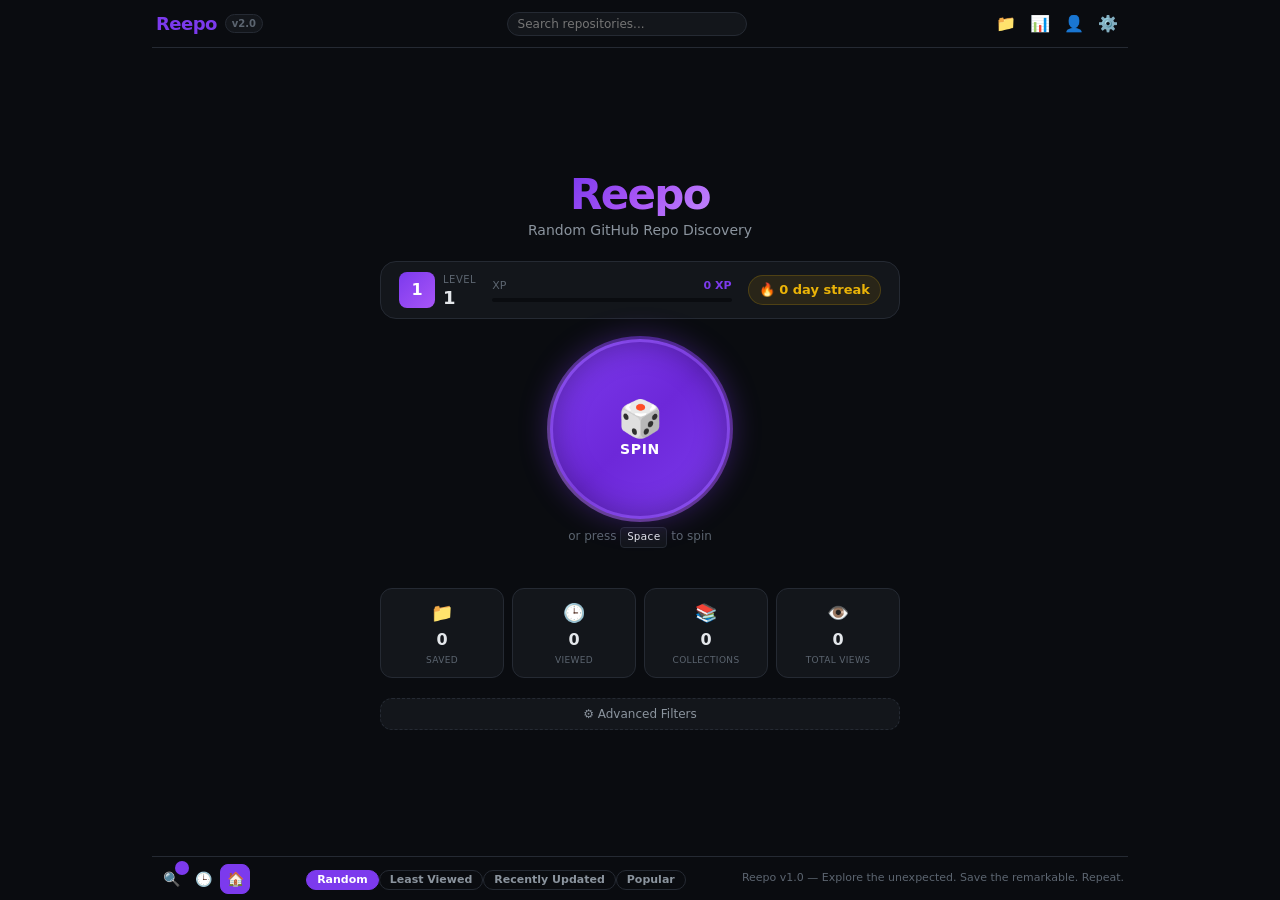
<file: index.html>
<!DOCTYPE html>
<html lang="en">
<head>
  <meta charset="UTF-8">
  <meta name="viewport" content="width=device-width, initial-scale=1.0">
  <title>Reepo - Random GitHub Repo Discovery</title>
  <meta name="description" content="Discover random GitHub repositories in a fun, gamified way. Spin, explore, collect.">
  <meta name="theme-color" content="#7c3aed">
  <link rel="manifest" href="manifest.json">
  <link rel="icon" href="assets/icons/icon.svg">
  <link rel="apple-touch-icon" href="assets/icons/icon.svg">
  <link rel="stylesheet" href="style.css">
</head>
<body>
  <div class="app-container">
    <!-- Top Bar -->
    <header class="app-header">
      <div class="header-left">
        <h1 class="app-logo">Reepo</h1>
        <span class="header-badge">v2.0</span>
      </div>
      <div class="header-center">
        <div id="search-container"></div>
      </div>
      <nav class="app-nav">
        <button class="nav-btn" id="collections-btn" title="Collections"><span>📁</span></button>
        <button class="nav-btn" id="dashboard-btn" title="Stats"><span>📊</span></button>
        <button class="nav-btn" id="profile-btn" title="Profile"><span>👤</span></button>
        <button class="nav-btn" id="settings-btn" title="Settings"><span>⚙️</span></button>
      </nav>
    </header>

    <!-- Main Game Area -->
    <div class="app-body">
      <main id="main-content" class="main-content"></main>
    </div>

    <!-- Bottom Notification Area -->
    <div id="notification-container" class="notification-container"></div>
    
    <!-- Bottom Footer Bar -->
    <footer class="app-footer">
      <div class="footer-left">
        <button class="footer-btn" id="filter-toggle-btn" title="Filters">🔍 <span id="filter-active-count" class="badge"></span></button>
        <button class="footer-btn" id="history-toggle-btn" title="History">🕒</button>
        <button class="footer-btn" id="home-btn" title="Home">🏠</button>
      </div>
      <div class="footer-center">
        <div id="discovery-mode-container" class="discovery-mode-bar"></div>
      </div>
      <div class="footer-right">
        <p class="footer-text" id="footer-text"></p>
      </div>
    </footer>
  </div>

  <!-- Modals -->
  <div id="profile-modal" class="modal" style="display:none;">
    <div class="modal-content">
      <span class="close-modal" id="close-profile-modal">&times;</span>
      <div id="profile-content"></div>
    </div>
  </div>
  <div id="settings-modal" class="modal" style="display:none;">
    <div class="modal-content settings-modal-content">
      <span class="close-modal" id="close-settings-modal">&times;</span>
      <div id="settings-content"></div>
    </div>
  </div>

  <script>
    if ('serviceWorker' in navigator) {
      navigator.serviceWorker.getRegistrations().then(registrations => {
        registrations.forEach(r => r.unregister());
      }).catch(() => {});
    }
  </script>
  <script type="module" src="js/app.js?v=20260722"></script>
</body>
</html>
</file>
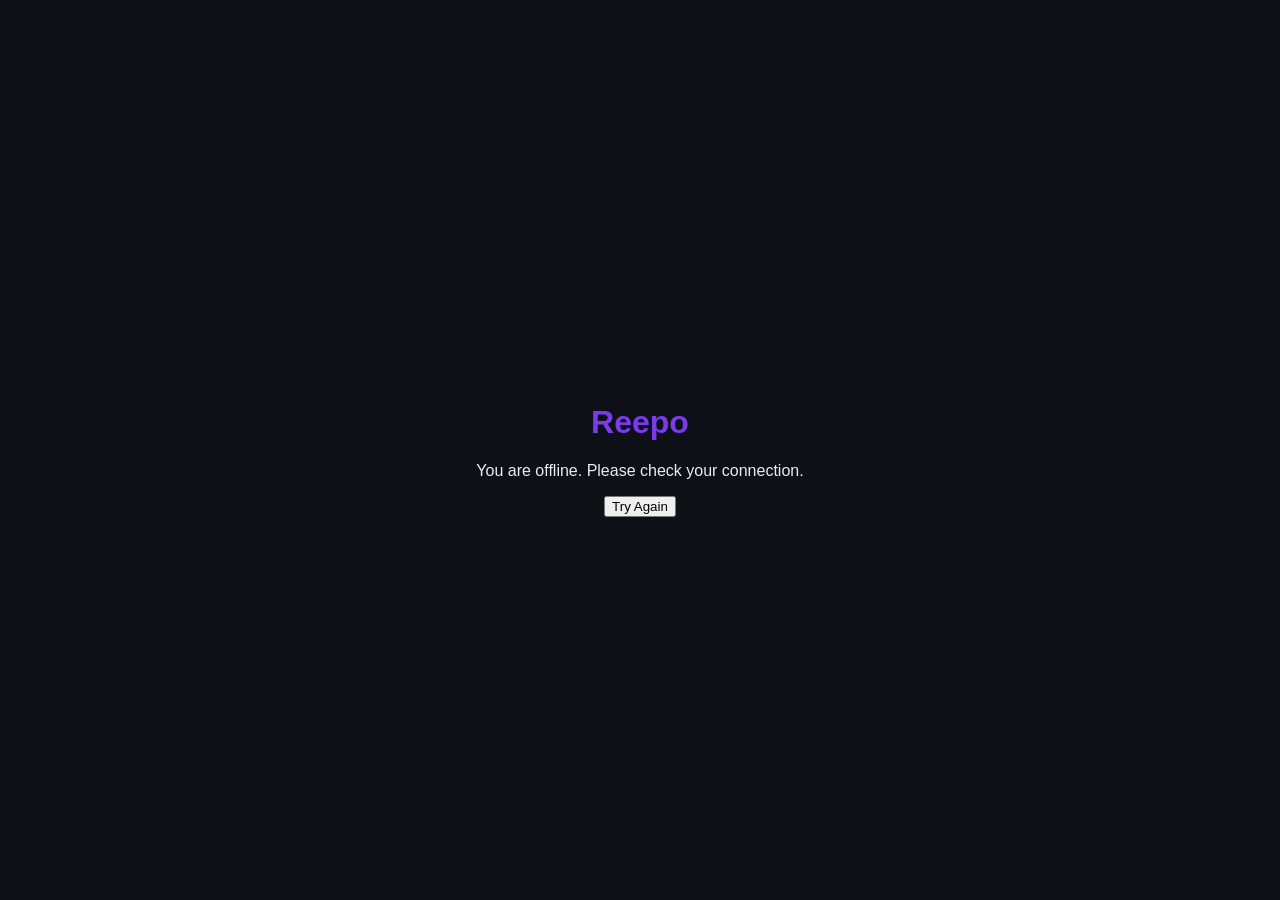
<file: offline.html>
<!DOCTYPE html>
<html lang="en">
<head>
  <meta charset="UTF-8">
  <meta name="viewport" content="width=device-width, initial-scale=1.0">
  <title>Reepo - Offline</title>
  <style>
    body { font-family: sans-serif; background: #0d1117; color: #e6edf3; display: flex; justify-content: center; align-items: center; height: 100vh; margin: 0; }
    .container { text-align: center; }
    h1 { font-size: 2rem; color: #7c3aed; }
    p { margin: 1rem 0; }
  </style>
</head>
<body>
  <div class="container">
    <h1>Reepo</h1>
    <p>You are offline. Please check your connection.</p>
    <button onclick="location.reload()">Try Again</button>
  </div>
</body>
</html>
</file>
<file: style.css>
/* ===== Design Tokens ===== */
:root {
  --color-bg: #0a0c10;
  --color-surface: #13161b;
  --color-surface-hover: #1a1f26;
  --color-border: #252a33;
  --color-text: #e4e7eb;
  --color-text-muted: #8b949e;
  --color-text-dim: #5c6570;
  --color-accent: #7c3aed;
  --color-accent-glow: rgba(124, 58, 237, 0.4);
  --color-accent-hover: #6d28d9;
  --color-success: #22c55e;
  --color-warning: #eab308;
  --color-error: #ef4444;
  --color-info: #3b82f6;
  --color-gold: #f59e0b;
  --color-silver: #9ca3af;
  --color-bronze: #d97706;

  --font: 'Inter', -apple-system, BlinkMacSystemFont, 'Segoe UI', system-ui, sans-serif;
  --font-mono: 'JetBrains Mono', 'SF Mono', 'Fira Code', monospace;

  --radius-sm: 8px;
  --radius-md: 12px;
  --radius-lg: 16px;
  --radius-xl: 24px;
  --radius-full: 9999px;

  --shadow-sm: 0 1px 2px rgba(0,0,0,0.3);
  --shadow-md: 0 4px 12px rgba(0,0,0,0.4);
  --shadow-lg: 0 8px 24px rgba(0,0,0,0.5);
  --shadow-glow: 0 0 20px var(--color-accent-glow);

  --header-h: 48px;
  --footer-h: 44px;
}

/* ===== Reset & Base ===== */
*, *::before, *::after { margin: 0; padding: 0; box-sizing: border-box; }

html {
  font-size: 16px;
  -webkit-font-smoothing: antialiased;
  scrollbar-width: thin;
  scrollbar-color: var(--color-border) transparent;
}

body {
  font-family: var(--font);
  font-size: 15px;
  line-height: 1.5;
  color: var(--color-text);
  background: var(--color-bg);
  min-height: 100vh;
  overflow: hidden;
}

/* ===== Scrollbar ===== */
::-webkit-scrollbar { width: 6px; }
::-webkit-scrollbar-track { background: transparent; }
::-webkit-scrollbar-thumb { background: var(--color-border); border-radius: 3px; }
::-webkit-scrollbar-thumb:hover { background: var(--color-text-dim); }

/* ===== App Container ===== */
.app-container {
  display: flex;
  flex-direction: column;
  height: 100vh;
  max-width: 1000px;
  margin: 0 auto;
  padding: 0 12px;
}

/* ===== Header ===== */
.app-header {
  display: flex;
  align-items: center;
  justify-content: space-between;
  height: var(--header-h);
  border-bottom: 1px solid var(--color-border);
  padding: 0 4px;
  flex-shrink: 0;
}

.header-left {
  display: flex;
  align-items: center;
  gap: 8px;
}

.app-logo {
  font-size: 18px;
  font-weight: 800;
  color: var(--color-accent);
  letter-spacing: -0.03em;
  cursor: pointer;
  -webkit-user-select: none;
  user-select: none;
}

.header-badge {
  font-size: 10px;
  font-weight: 600;
  color: var(--color-text-dim);
  background: var(--color-surface);
  border: 1px solid var(--color-border);
  padding: 1px 6px;
  border-radius: var(--radius-full);
}

.header-center {
  flex: 1;
  max-width: 240px;
  margin: 0 12px;
}

.header-center .search-bar {
  display: flex;
  align-items: center;
}
.header-center .search-input {
  width: 100%;
  padding: 4px 10px;
  background: var(--color-surface);
  border: 1px solid var(--color-border);
  border-radius: var(--radius-full);
  color: var(--color-text);
  font-size: 12px;
  font-family: var(--font);
  outline: none;
  transition: border-color 0.2s;
}
.header-center .search-input:focus {
  border-color: var(--color-accent);
}
.header-center .search-clear {
  background: none;
  border: none;
  color: var(--color-text-dim);
  cursor: pointer;
  margin-left: -24px;
  font-size: 12px;
  z-index: 1;
}

.app-nav {
  display: flex;
  gap: 2px;
}

.nav-btn {
  width: 32px;
  height: 32px;
  display: flex;
  align-items: center;
  justify-content: center;
  background: transparent;
  border: 1px solid transparent;
  border-radius: var(--radius-sm);
  cursor: pointer;
  font-size: 16px;
  transition: all 0.2s;
  color: var(--color-text-muted);
}
.nav-btn:hover {
  background: var(--color-surface-hover);
  border-color: var(--color-border);
  color: var(--color-text);
}
.nav-btn.active {
  background: var(--color-accent);
  border-color: var(--color-accent);
  color: white;
}

/* ===== Main Game Area ===== */
.app-body {
  flex: 1;
  display: flex;
  overflow: hidden;
  min-height: 0;
}

.main-content {
  flex: 1;
  display: flex;
  align-items: center;
  justify-content: center;
  overflow-y: auto;
  padding: 8px 0;
}

/* ===== Footer ===== */
.app-footer {
  display: flex;
  align-items: center;
  justify-content: space-between;
  height: var(--footer-h);
  border-top: 1px solid var(--color-border);
  padding: 0 4px;
  flex-shrink: 0;
  gap: 8px;
}

.footer-left {
  display: flex;
  gap: 2px;
  flex-shrink: 0;
}

.footer-btn {
  width: 30px;
  height: 30px;
  display: flex;
  align-items: center;
  justify-content: center;
  background: transparent;
  border: 1px solid transparent;
  border-radius: var(--radius-sm);
  cursor: pointer;
  font-size: 14px;
  transition: all 0.2s;
  position: relative;
}
.footer-btn:hover {
  background: var(--color-surface-hover);
  border-color: var(--color-border);
}
.footer-btn.active {
  background: var(--color-accent);
  border-color: var(--color-accent);
}

.footer-center {
  flex: 1;
  display: flex;
  justify-content: center;
  overflow: hidden;
}

.discovery-mode-bar {
  display: flex;
  gap: 2px;
}
.discovery-mode-bar .mode-btn {
  padding: 2px 10px;
  font-size: 11px;
  font-family: var(--font);
  background: transparent;
  border: 1px solid var(--color-border);
  color: var(--color-text-muted);
  border-radius: var(--radius-full);
  cursor: pointer;
  transition: all 0.2s;
  white-space: nowrap;
}
.discovery-mode-bar .mode-btn:hover {
  background: var(--color-surface-hover);
  color: var(--color-text);
}
.discovery-mode-bar .mode-btn.active {
  background: var(--color-accent);
  border-color: var(--color-accent);
  color: white;
}

.footer-right {
  flex-shrink: 0;
}
.footer-text {
  font-size: 11px;
  color: var(--color-text-dim);
  white-space: nowrap;
}

/* ===== Badge ===== */
.badge {
  display: inline-flex;
  align-items: center;
  justify-content: center;
  background: var(--color-accent);
  color: white;
  border-radius: 50%;
  width: 14px;
  height: 14px;
  font-size: 9px;
  font-weight: 700;
  position: absolute;
  top: -4px;
  right: -4px;
}

/* ===== HOME VIEW - Game Hub ===== */
.home-view {
  width: 100%;
  max-width: 520px;
  display: flex;
  flex-direction: column;
  align-items: center;
  gap: 20px;
  padding: 12px 0;
  animation: homeIn 0.5s ease;
}

@keyframes homeIn {
  from { opacity: 0; transform: translateY(20px) scale(0.98); }
  to { opacity: 1; transform: translateY(0) scale(1); }
}

/* Game Header */
.home-game-header {
  text-align: center;
  display: flex;
  flex-direction: column;
  align-items: center;
  gap: 4px;
}

.home-game-title {
  font-size: 42px;
  font-weight: 900;
  background: linear-gradient(135deg, var(--color-accent), #a855f7, #c084fc);
  -webkit-background-clip: text;
  -webkit-text-fill-color: transparent;
  background-clip: text;
  letter-spacing: -0.04em;
  line-height: 1;
}

.home-game-subtitle {
  font-size: 14px;
  color: var(--color-text-muted);
  font-weight: 500;
}

/* Player Stats Bar */
.home-player-bar {
  display: flex;
  align-items: center;
  gap: 16px;
  background: var(--color-surface);
  border: 1px solid var(--color-border);
  border-radius: var(--radius-lg);
  padding: 10px 18px;
  width: 100%;
}

.player-level {
  display: flex;
  align-items: center;
  gap: 8px;
}

.level-badge {
  width: 36px;
  height: 36px;
  background: linear-gradient(135deg, var(--color-accent), #a855f7);
  border-radius: var(--radius-sm);
  display: flex;
  align-items: center;
  justify-content: center;
  font-size: 16px;
  font-weight: 800;
  color: white;
}

.level-info {
  display: flex;
  flex-direction: column;
}
.level-label {
  font-size: 10px;
  color: var(--color-text-dim);
  text-transform: uppercase;
  letter-spacing: 0.05em;
}
.level-number {
  font-size: 18px;
  font-weight: 700;
  color: var(--color-text);
  line-height: 1.2;
}

.player-xp {
  flex: 1;
  display: flex;
  flex-direction: column;
  gap: 3px;
}
.xp-top {
  display: flex;
  justify-content: space-between;
  font-size: 11px;
}
.xp-label { color: var(--color-text-dim); }
.xp-value { color: var(--color-accent); font-weight: 600; }
.xp-bar {
  height: 4px;
  background: var(--color-bg);
  border-radius: var(--radius-full);
  overflow: hidden;
}
.xp-fill {
  height: 100%;
  background: linear-gradient(90deg, var(--color-accent), #a855f7);
  border-radius: var(--radius-full);
  transition: width 0.5s ease;
}

.player-streak {
  display: flex;
  align-items: center;
  gap: 4px;
  font-size: 13px;
  color: var(--color-warning);
  font-weight: 600;
  padding: 4px 10px;
  background: rgba(234, 179, 8, 0.1);
  border-radius: var(--radius-full);
  border: 1px solid rgba(234, 179, 8, 0.2);
}

/* SPIN Button - Main CTA */
.home-spin-area {
  position: relative;
  display: flex;
  flex-direction: column;
  align-items: center;
  gap: 8px;
}

.home-spin-btn {
  width: 180px;
  height: 180px;
  border-radius: 50%;
  background: linear-gradient(135deg, var(--color-accent), #6d28d9, var(--color-accent));
  border: 3px solid rgba(255,255,255,0.1);
  color: white;
  font-size: 18px;
  font-weight: 700;
  font-family: var(--font);
  cursor: pointer;
  display: flex;
  flex-direction: column;
  align-items: center;
  justify-content: center;
  gap: 4px;
  transition: all 0.3s ease;
  box-shadow: 0 0 30px var(--color-accent-glow), inset 0 0 30px rgba(0,0,0,0.3);
  position: relative;
  -webkit-user-select: none;
  user-select: none;
}

.home-spin-btn::before {
  content: '';
  position: absolute;
  inset: -6px;
  border-radius: 50%;
  background: conic-gradient(var(--color-accent), #a855f7, #c084fc, var(--color-accent));
  z-index: -1;
  opacity: 0.5;
  animation: spinRing 3s linear infinite;
}

@keyframes spinRing {
  to { transform: rotate(360deg); }
}

.home-spin-btn:hover {
  transform: scale(1.05);
  box-shadow: 0 0 50px var(--color-accent-glow), inset 0 0 30px rgba(0,0,0,0.3);
}

.home-spin-btn:active {
  transform: scale(0.97);
}

.spin-icon {
  font-size: 36px;
  line-height: 1;
}

.spin-label {
  font-size: 14px;
  letter-spacing: 0.05em;
}

.spin-hint {
  font-size: 12px;
  color: var(--color-text-dim);
}
.spin-hint kbd {
  display: inline-block;
  background: var(--color-surface);
  border: 1px solid var(--color-border);
  border-radius: 4px;
  padding: 1px 6px;
  font-family: var(--font-mono);
  font-size: 11px;
  color: var(--color-text);
}

/* Quick Stats Grid */
.home-stats-grid {
  display: grid;
  grid-template-columns: repeat(4, 1fr);
  gap: 8px;
  width: 100%;
}

.home-stat-item {
  background: var(--color-surface);
  border: 1px solid var(--color-border);
  border-radius: var(--radius-md);
  padding: 10px 6px;
  display: flex;
  flex-direction: column;
  align-items: center;
  gap: 2px;
  text-align: center;
}

.stat-item-icon {
  font-size: 18px;
}
.stat-item-value {
  font-size: 16px;
  font-weight: 700;
  color: var(--color-text);
}
.stat-item-label {
  font-size: 9px;
  color: var(--color-text-dim);
  text-transform: uppercase;
  letter-spacing: 0.04em;
}

/* Filters Toggle */
.home-filters-toggle {
  width: 100%;
  display: flex;
  align-items: center;
  justify-content: center;
  gap: 6px;
  padding: 8px;
  background: var(--color-surface);
  border: 1px dashed var(--color-border);
  border-radius: var(--radius-md);
  color: var(--color-text-muted);
  font-size: 12px;
  font-family: var(--font);
  cursor: pointer;
  transition: all 0.2s;
}
.home-filters-toggle:hover {
  border-color: var(--color-accent);
  color: var(--color-accent);
  background: rgba(124, 58, 237, 0.05);
}

.home-filters-body {
  display: none;
  width: 100%;
  background: var(--color-surface);
  border: 1px solid var(--color-border);
  border-radius: var(--radius-md);
  padding: 14px;
  flex-direction: column;
  gap: 10px;
}
.home-filters-body.open { display: flex; }

.home-filters-body .filter-row {
  display: grid;
  grid-template-columns: 1fr 1fr;
  gap: 8px;
}

.home-filters-body .filter-group {
  display: flex;
  flex-direction: column;
  gap: 3px;
}

.home-filters-body .filter-label {
  font-size: 11px;
  color: var(--color-text-dim);
}

.home-filters-body .filter-select,
.home-filters-body .filter-input {
  padding: 6px 8px;
  background: var(--color-bg);
  border: 1px solid var(--color-border);
  border-radius: var(--radius-sm);
  color: var(--color-text);
  font-size: 12px;
  font-family: var(--font);
  outline: none;
  transition: border-color 0.2s;
}
.home-filters-body .filter-select:focus,
.home-filters-body .filter-input:focus {
  border-color: var(--color-accent);
}

.home-filters-body .filter-toggles {
  display: flex;
  gap: 12px;
  flex-wrap: wrap;
}

.home-filters-body .filter-toggle {
  display: flex;
  align-items: center;
  gap: 6px;
  font-size: 12px;
  color: var(--color-text-muted);
  cursor: pointer;
}
.home-filters-body .filter-toggle input[type="checkbox"] {
  accent-color: var(--color-accent);
  width: 14px;
  height: 14px;
}

.home-filters-body .filter-actions {
  display: flex;
  gap: 8px;
  justify-content: center;
  margin-top: 4px;
}

/* ===== Buttons ===== */
.btn {
  display: inline-flex;
  align-items: center;
  justify-content: center;
  gap: 6px;
  padding: 8px 16px;
  border-radius: var(--radius-sm);
  font-size: 13px;
  font-weight: 600;
  font-family: var(--font);
  border: 1px solid transparent;
  cursor: pointer;
  transition: all 0.2s;
  text-decoration: none;
  line-height: 1.3;
}
.btn:focus-visible { outline: 2px solid var(--color-accent); outline-offset: 2px; }

.btn-primary {
  background: var(--color-accent);
  color: white;
  border-color: var(--color-accent);
}
.btn-primary:hover { background: var(--color-accent-hover); }

.btn-secondary {
  background: transparent;
  color: var(--color-text);
  border-color: var(--color-border);
}
.btn-secondary:hover { background: var(--color-surface-hover); }

.btn-ghost {
  background: transparent;
  color: var(--color-text-muted);
  border-color: transparent;
}
.btn-ghost:hover { color: var(--color-text); background: var(--color-surface-hover); }

.btn-small {
  padding: 4px 10px;
  font-size: 11px;
}

.btn-danger {
  color: var(--color-error);
  border-color: var(--color-error);
}
.btn-danger:hover { background: rgba(239, 68, 68, 0.1); }

/* ===== Repository Card ===== */
.repository-card {
  background: var(--color-surface);
  border: 1px solid var(--color-border);
  border-radius: var(--radius-lg);
  padding: 20px;
  width: 100%;
  max-width: 560px;
  box-shadow: var(--shadow-md);
  animation: cardIn 0.4s ease;
}

@keyframes cardIn {
  from { opacity: 0; transform: translateY(10px); }
  to { opacity: 1; transform: translateY(0); }
}

.repository-card.empty {
  text-align: center;
  padding: 40px 20px;
}

.card-header {
  display: flex;
  align-items: center;
  gap: 8px;
  margin-bottom: 10px;
  flex-wrap: wrap;
}

.repo-name {
  font-size: 18px;
  font-weight: 700;
  color: var(--color-accent);
}

.repo-owner {
  font-size: 12px;
  color: var(--color-text-muted);
  background: var(--color-bg);
  padding: 2px 8px;
  border-radius: var(--radius-sm);
}

.repo-description {
  color: var(--color-text-muted);
  margin-bottom: 12px;
  line-height: 1.5;
  font-size: 14px;
}

.repo-stats {
  display: flex;
  flex-wrap: wrap;
  gap: 6px;
  margin-bottom: 10px;
}

.stat {
  display: flex;
  align-items: center;
  gap: 4px;
  font-size: 12px;
  color: var(--color-text-muted);
  background: var(--color-bg);
  padding: 3px 8px;
  border-radius: var(--radius-sm);
}
.stat.language { color: var(--color-info); }
.stat.stars { color: var(--color-warning); }

.repo-topics {
  display: flex;
  flex-wrap: wrap;
  gap: 4px;
  margin-bottom: 10px;
}

.topic-tag {
  font-size: 11px;
  color: var(--color-info);
  background: rgba(59, 130, 246, 0.1);
  padding: 2px 8px;
  border-radius: var(--radius-full);
  border: 1px solid rgba(59, 130, 246, 0.2);
}

.status-indicators {
  display: flex;
  flex-wrap: wrap;
  gap: 4px;
  margin-bottom: 10px;
}

.status-badge {
  font-size: 11px;
  padding: 2px 8px;
  border-radius: var(--radius-sm);
  font-weight: 500;
}
.status-badge.archived { background: rgba(239,68,68,0.1); color: var(--color-error); border: 1px solid rgba(239,68,68,0.2); }
.status-badge.fork { background: rgba(139,148,158,0.1); color: var(--color-text-dim); border: 1px solid rgba(139,148,158,0.2); }
.status-badge.popular { background: rgba(234,179,8,0.1); color: var(--color-warning); border: 1px solid rgba(234,179,8,0.2); }
.status-badge.template { background: rgba(59,130,246,0.1); color: var(--color-info); border: 1px solid rgba(59,130,246,0.2); }
.status-badge.recent { background: rgba(34,197,94,0.1); color: var(--color-success); border: 1px solid rgba(34,197,94,0.2); }

.card-actions {
  display: flex;
  flex-wrap: wrap;
  gap: 4px;
}

/* ===== Panel Pages ===== */
.panel-page {
  width: 100%;
  max-width: 480px;
  margin: 0 auto;
  background: var(--color-surface);
  border: 1px solid var(--color-border);
  border-radius: var(--radius-lg);
  padding: 16px;
  max-height: calc(100vh - var(--header-h) - var(--footer-h) - 24px);
  overflow-y: auto;
}

.panel-page .panel-header {
  display: flex;
  justify-content: space-between;
  align-items: center;
  margin-bottom: 12px;
  padding-bottom: 10px;
  border-bottom: 1px solid var(--color-border);
}
.panel-page .panel-header h2 {
  font-size: 16px;
  font-weight: 700;
}
.panel-page .panel-close {
  background: none;
  border: 1px solid var(--color-border);
  color: var(--color-text-muted);
  padding: 3px 8px;
  border-radius: var(--radius-sm);
  cursor: pointer;
  font-size: 11px;
  font-family: var(--font);
  transition: all 0.2s;
}
.panel-page .panel-close:hover {
  background: var(--color-surface-hover);
  color: var(--color-text);
}

/* ===== History ===== */
.history-panel-page .history-list {
  display: flex;
  flex-direction: column;
  gap: 4px;
}
.history-panel-page .history-item {
  display: flex;
  align-items: center;
  justify-content: space-between;
  background: var(--color-bg);
  padding: 6px 10px;
  border-radius: var(--radius-sm);
  cursor: pointer;
  transition: background 0.2s;
  font-size: 12px;
  gap: 8px;
}
.history-panel-page .history-item:hover { background: var(--color-surface-hover); }
.history-panel-page .history-item .repo-name {
  color: var(--color-accent);
  font-weight: 500;
  flex: 1;
  font-size: 12px;
  overflow: hidden;
  text-overflow: ellipsis;
  white-space: nowrap;
}
.history-panel-page .history-item .repo-owner {
  font-size: 11px;
  color: var(--color-text-dim);
  flex-shrink: 0;
}
.history-panel-page .badge-recent {
  background: var(--color-success);
  color: white;
  font-size: 9px;
  padding: 1px 6px;
  border-radius: var(--radius-sm);
  flex-shrink: 0;
}
.history-panel-page h4 {
  font-size: 11px;
  color: var(--color-text-dim);
  margin: 6px 0 2px;
}

/* ===== SPIN Animation States ===== */
.home-spin-btn.spinning {
  animation: spinPulse 0.6s ease infinite;
  cursor: wait;
  opacity: 0.8;
}

@keyframes spinPulse {
  0% { transform: scale(1); box-shadow: 0 0 30px var(--color-accent-glow); }
  50% { transform: scale(1.08); box-shadow: 0 0 60px var(--color-accent-glow), 0 0 80px rgba(168, 85, 247, 0.3); }
  100% { transform: scale(1); box-shadow: 0 0 30px var(--color-accent-glow); }
}

.home-spin-btn.spinning .spin-icon {
  animation: diceRoll 0.15s linear infinite;
}

@keyframes diceRoll {
  0% { transform: rotate(0deg) scale(1); }
  25% { transform: rotate(90deg) scale(1.1); }
  50% { transform: rotate(180deg) scale(1); }
  75% { transform: rotate(270deg) scale(1.1); }
  100% { transform: rotate(360deg) scale(1); }
}

.home-spin-btn.spinning .spin-label {
  animation: textPulse 0.6s ease infinite;
}

@keyframes textPulse {
  0%, 100% { opacity: 0.7; }
  50% { opacity: 1; }
}

/* ===== Home Result Container ===== */
.home-result {
  width: 100%;
  max-height: 0;
  overflow: hidden;
  transition: max-height 0.5s ease, opacity 0.4s ease, margin 0.4s ease;
  opacity: 0;
  margin: 0;
}

.home-result.has-result {
  max-height: 600px;
  opacity: 1;
  margin: 8px 0;
}

.home-result .repository-card {
  animation: resultSlideIn 0.5s ease;
}

@keyframes resultSlideIn {
  from { opacity: 0; transform: translateY(20px) scale(0.97); }
  to { opacity: 1; transform: translateY(0) scale(1); }
}

/* ===== Filter Panel ===== */
.filter-panel-page .filter-header {
  display: flex;
  justify-content: space-between;
  align-items: center;
  margin-bottom: 12px;
  padding-bottom: 10px;
  border-bottom: 1px solid var(--color-border);
}
.filter-panel-page .filter-header h3 {
  font-size: 16px;
  font-weight: 700;
}
.filter-group {
  margin-bottom: 8px;
}
.filter-label {
  display: block;
  font-size: 11px;
  color: var(--color-text-dim);
  margin-bottom: 2px;
}
.filter-select, .filter-input {
  width: 100%;
  padding: 6px 8px;
  background: var(--color-bg);
  border: 1px solid var(--color-border);
  border-radius: var(--radius-sm);
  color: var(--color-text);
  font-size: 12px;
  font-family: var(--font);
  outline: none;
}
.filter-select:focus, .filter-input:focus {
  border-color: var(--color-accent);
}
.filter-toggle label {
  display: flex;
  align-items: center;
  gap: 6px;
  cursor: pointer;
  font-size: 12px;
}
.filter-toggle input[type="checkbox"] {
  accent-color: var(--color-accent);
  width: 14px;
  height: 14px;
}

/* ===== Collections View ===== */
.collections-view {
  width: 100%;
  max-width: 600px;
  padding: 4px;
}
.collections-header {
  display: flex;
  justify-content: space-between;
  align-items: center;
  margin-bottom: 10px;
}
.collections-header h2 { font-size: 18px; font-weight: 700; }
.collections-grid {
  display: grid;
  grid-template-columns: repeat(auto-fill, minmax(180px, 1fr));
  gap: 8px;
  margin-bottom: 12px;
}
.collection-card {
  background: var(--color-surface);
  border: 1px solid var(--color-border);
  border-radius: var(--radius-md);
  padding: 12px;
  cursor: pointer;
  transition: box-shadow 0.2s;
}
.collection-card:hover { box-shadow: var(--shadow-md); }
.collection-name {
  font-size: 13px;
  font-weight: 600;
  margin-bottom: 4px;
  color: var(--color-accent);
  white-space: nowrap;
  overflow: hidden;
  text-overflow: ellipsis;
}
.collection-stats {
  display: flex;
  gap: 8px;
  font-size: 11px;
  color: var(--color-text-muted);
  margin-bottom: 4px;
}
.collection-actions { display: flex; gap: 4px; }

/* ===== Statistics Dashboard ===== */
.statistics-dashboard {
  width: 100%;
  max-width: 600px;
  padding: 4px;
}
.statistics-dashboard h2 { font-size: 18px; font-weight: 700; margin-bottom: 10px; }
.statistics-dashboard h3 { font-size: 14px; font-weight: 600; margin-bottom: 6px; }
.overview-grid {
  display: grid;
  grid-template-columns: repeat(auto-fill, minmax(90px, 1fr));
  gap: 6px;
  margin-bottom: 12px;
}
.overview-card {
  background: var(--color-surface);
  border: 1px solid var(--color-border);
  border-radius: var(--radius-md);
  padding: 8px;
  text-align: center;
}
.overview-value {
  display: block;
  font-size: 16px;
  font-weight: 700;
  color: var(--color-accent);
}
.overview-label {
  font-size: 9px;
  color: var(--color-text-dim);
}

/* ===== Modal ===== */
.modal {
  position: fixed; top: 0; left: 0; width: 100%; height: 100%;
  background: rgba(0,0,0,0.7);
  display: flex; align-items: center; justify-content: center;
  z-index: 100;
  animation: modalFade 0.2s ease;
  padding: 16px;
}
@keyframes modalFade { from { opacity: 0; } to { opacity: 1; } }
.modal-content {
  background: var(--color-surface);
  border: 1px solid var(--color-border);
  border-radius: var(--radius-xl);
  padding: 20px;
  max-width: 500px;
  width: 100%;
  max-height: 80vh;
  overflow-y: auto;
  position: relative;
  animation: modalSlide 0.25s ease;
}
@keyframes modalSlide {
  from { transform: scale(0.95) translateY(10px); opacity: 0; }
  to { transform: scale(1) translateY(0); opacity: 1; }
}
.close-modal {
  position: absolute; top: 8px; right: 12px;
  font-size: 20px; cursor: pointer; color: var(--color-text-dim);
  line-height: 1; padding: 4px 8px; border-radius: var(--radius-sm);
  transition: all 0.2s;
}
.close-modal:hover { color: var(--color-text); background: var(--color-surface-hover); }

/* ===== Skeleton ===== */
.card-skeleton {
  background: var(--color-surface);
  border: 1px solid var(--color-border);
  border-radius: var(--radius-lg);
  padding: 20px;
  width: 100%;
  max-width: 560px;
}
.skeleton-header { height: 20px; width: 60%; background: var(--color-surface-hover); border-radius: var(--radius-sm); margin-bottom: 10px; animation: pulse 1.5s infinite; }
.skeleton-description { height: 40px; width: 100%; background: var(--color-surface-hover); border-radius: var(--radius-sm); margin-bottom: 10px; animation: pulse 1.5s infinite; }
.skeleton-stats { height: 20px; width: 80%; background: var(--color-surface-hover); border-radius: var(--radius-sm); margin-bottom: 10px; animation: pulse 1.5s infinite; }
.skeleton-actions { height: 28px; width: 100%; background: var(--color-surface-hover); border-radius: var(--radius-sm); animation: pulse 1.5s infinite; }
@keyframes pulse { 0%, 100% { opacity: 0.5; } 50% { opacity: 1; } }

/* ===== Empty & Error ===== */
.empty-state {
  text-align: center;
  padding: 20px;
  color: var(--color-text-muted);
  font-size: 13px;
  background: var(--color-surface);
  border-radius: var(--radius-md);
  border: 1px dashed var(--color-border);
}
.error-state {
  background: var(--color-surface);
  border: 1px solid var(--color-error);
  border-radius: var(--radius-lg);
  padding: 20px;
  text-align: center;
  max-width: 560px;
  width: 100%;
}
.error-state p { margin-bottom: 8px; color: var(--color-text-muted); font-size: 13px; }
.error-details { font-size: 12px; color: var(--color-error); font-family: var(--font-mono); background: var(--color-bg); padding: 6px 10px; border-radius: var(--radius-sm); }

/* ===== Notification ===== */
.notification-container {
  position: fixed;
  top: 56px;
  right: 12px;
  z-index: 100;
  display: flex;
  flex-direction: column;
  gap: 4px;
}
.reward-toast {
  background: var(--color-surface);
  border: 1px solid var(--color-accent);
  color: var(--color-text);
  padding: 8px 14px;
  border-radius: var(--radius-md);
  box-shadow: var(--shadow-lg);
  animation: toastIn 0.3s ease;
  font-size: 12px;
  max-width: 300px;
}
.reward-toast.fade-out { animation: toastOut 0.4s ease forwards; }
@keyframes toastIn { from { transform: translateX(100%); opacity: 0; } to { transform: translateX(0); opacity: 1; } }
@keyframes toastOut { from { opacity: 1; } to { opacity: 0; transform: translateX(50px); } }

/* ===== Profile ===== */
.profile-header { text-align: center; margin-bottom: 12px; }
.profile-header h2 { font-size: 18px; }
.profile-avatar { font-size: 40px; display: block; margin-bottom: 6px; }
.profile-join-date { color: var(--color-text-dim); font-size: 12px; }
.profile-stats-grid {
  display: grid;
  grid-template-columns: repeat(auto-fill, minmax(70px, 1fr));
  gap: 6px;
  margin-bottom: 12px;
}
.stat-card { background: var(--color-bg); padding: 8px; border-radius: var(--radius-sm); text-align: center; }
.stat-value { font-size: 15px; font-weight: 700; color: var(--color-accent); display: block; }
.stat-label { font-size: 9px; color: var(--color-text-dim); }
.activity-list { margin-top: 6px; }
.activity-item { background: var(--color-bg); padding: 6px 10px; margin-bottom: 4px; border-radius: var(--radius-sm); font-size: 12px; }
.profile-actions { display: flex; gap: 6px; margin-top: 10px; flex-wrap: wrap; }

/* ===== Settings ===== */
.settings-panel { max-width: 500px; margin: 0 auto; }
.settings-panel h2 { font-size: 18px; margin-bottom: 10px; }
.settings-section { margin-bottom: 12px; }
.settings-section h3 { font-size: 14px; margin-bottom: 6px; }
.settings-row { display: flex; justify-content: space-between; align-items: center; margin-bottom: 4px; font-size: 13px; }
.settings-row label { flex: 1; }
.settings-row select, .settings-row input[type="checkbox"] { margin-left: 8px; }
.settings-row select { font-size: 12px; padding: 3px 6px; background: var(--color-bg); border: 1px solid var(--color-border); border-radius: var(--radius-sm); color: var(--color-text); }
.shortcuts-list { background: var(--color-bg); border-radius: var(--radius-sm); padding: 8px; }
.shortcut-item { display: flex; justify-content: space-between; margin-bottom: 4px; font-size: 12px; }
.shortcut-item kbd { background: var(--color-surface); border: 1px solid var(--color-border); border-radius: 3px; padding: 1px 5px; font-family: var(--font-mono); font-size: 11px; }

/* ===== Light Theme ===== */
[data-theme="light"] {
  --color-bg: #f8f9fa;
  --color-surface: #ffffff;
  --color-surface-hover: #f0f1f3;
  --color-border: #d1d5db;
  --color-text: #1f2937;
  --color-text-muted: #6b7280;
  --color-text-dim: #9ca3af;
  --color-accent: #7c3aed;
  --color-accent-glow: rgba(124, 58, 237, 0.2);
}

/* ===== Responsive ===== */
@media (max-width: 768px) {
  .app-container { padding: 0 8px; }
  .header-center { max-width: 140px; }
  .home-game-title { font-size: 32px; }
  .home-spin-btn { width: 140px; height: 140px; }
  .spin-icon { font-size: 28px; }
  .home-stats-grid { grid-template-columns: repeat(2, 1fr); }
  .home-filters-body .filter-row { grid-template-columns: 1fr; }
  .footer-center { overflow-x: auto; }
  .discovery-mode-bar { flex-wrap: nowrap; }
}

@media (max-width: 480px) {
  .app-logo { font-size: 16px; }
  .header-badge { display: none; }
  .header-center { max-width: 100px; }
  .home-game-title { font-size: 28px; }
  .home-spin-btn { width: 120px; height: 120px; }
  .spin-icon { font-size: 24px; }
  .spin-label { font-size: 12px; }
  .home-player-bar { flex-wrap: wrap; gap: 8px; }
  .player-streak { font-size: 11px; padding: 2px 8px; }
}
</file>
